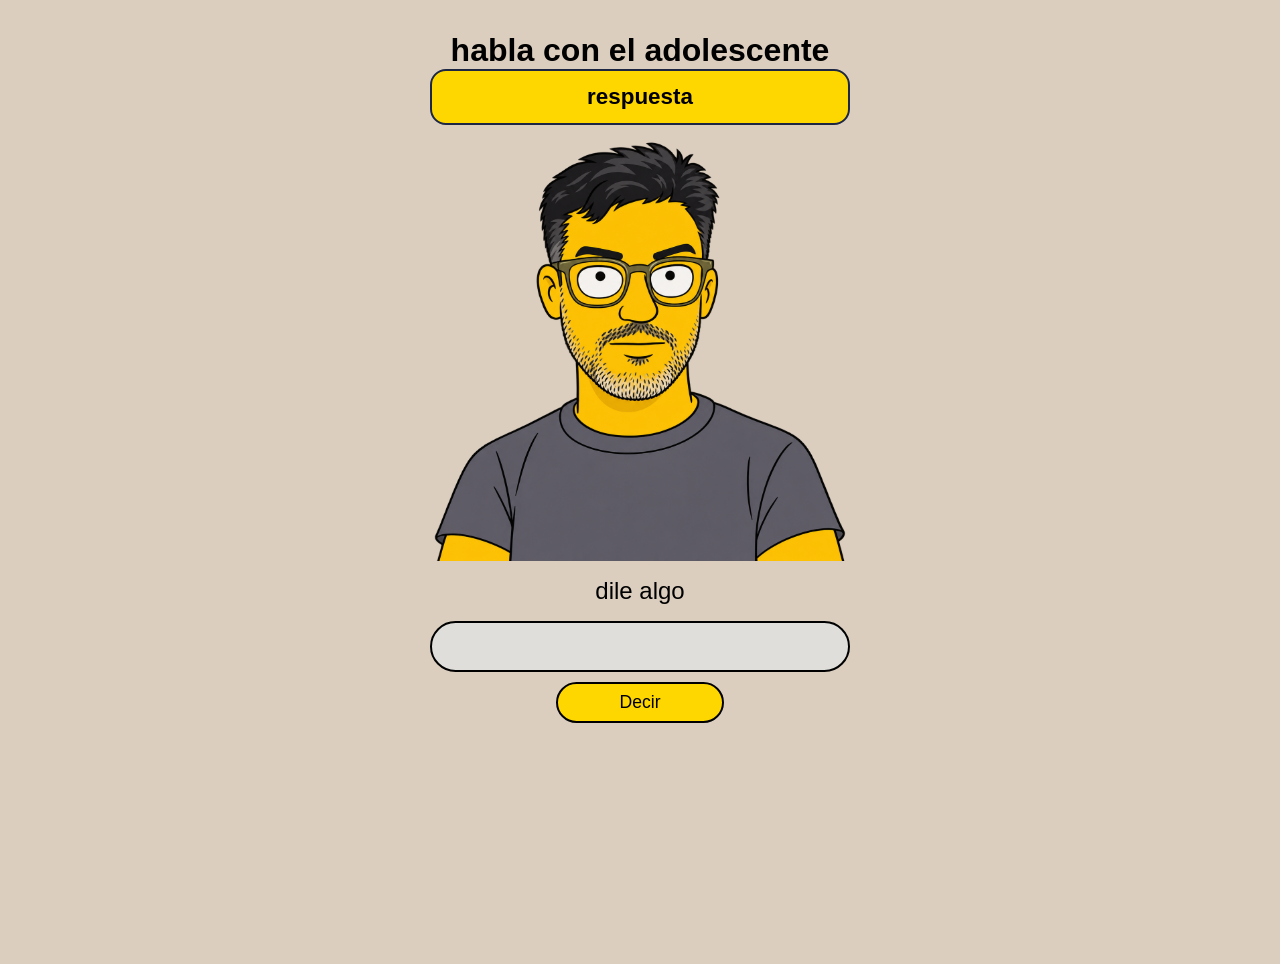
<file: index.html>
<!DOCTYPE html>
<html lang="es">
<head>
    <meta charset="UTF-8">
    <meta name="viewport" content="width=device-width, initial-scale=1.0">
    <title>adolescente</title>
    <link rel="stylesheet" href="css/estilos.css">
</head>
<body>

    <h1>habla con el adolescente</h1>

    <p id="respuesta" aria-live="polite">respuesta</p>
    <img id="imagen" src="img/yo.png" alt="un adolescente con cara de aburrimiento y unos cascos">

    <label for="frase">dile algo</label>
    <input type="text" id="frase" autocomplete="off">
    <button id="decir">Decir</button>

    <script src="js/adolescente.js"></script>
    
</body>
</html>
</file>
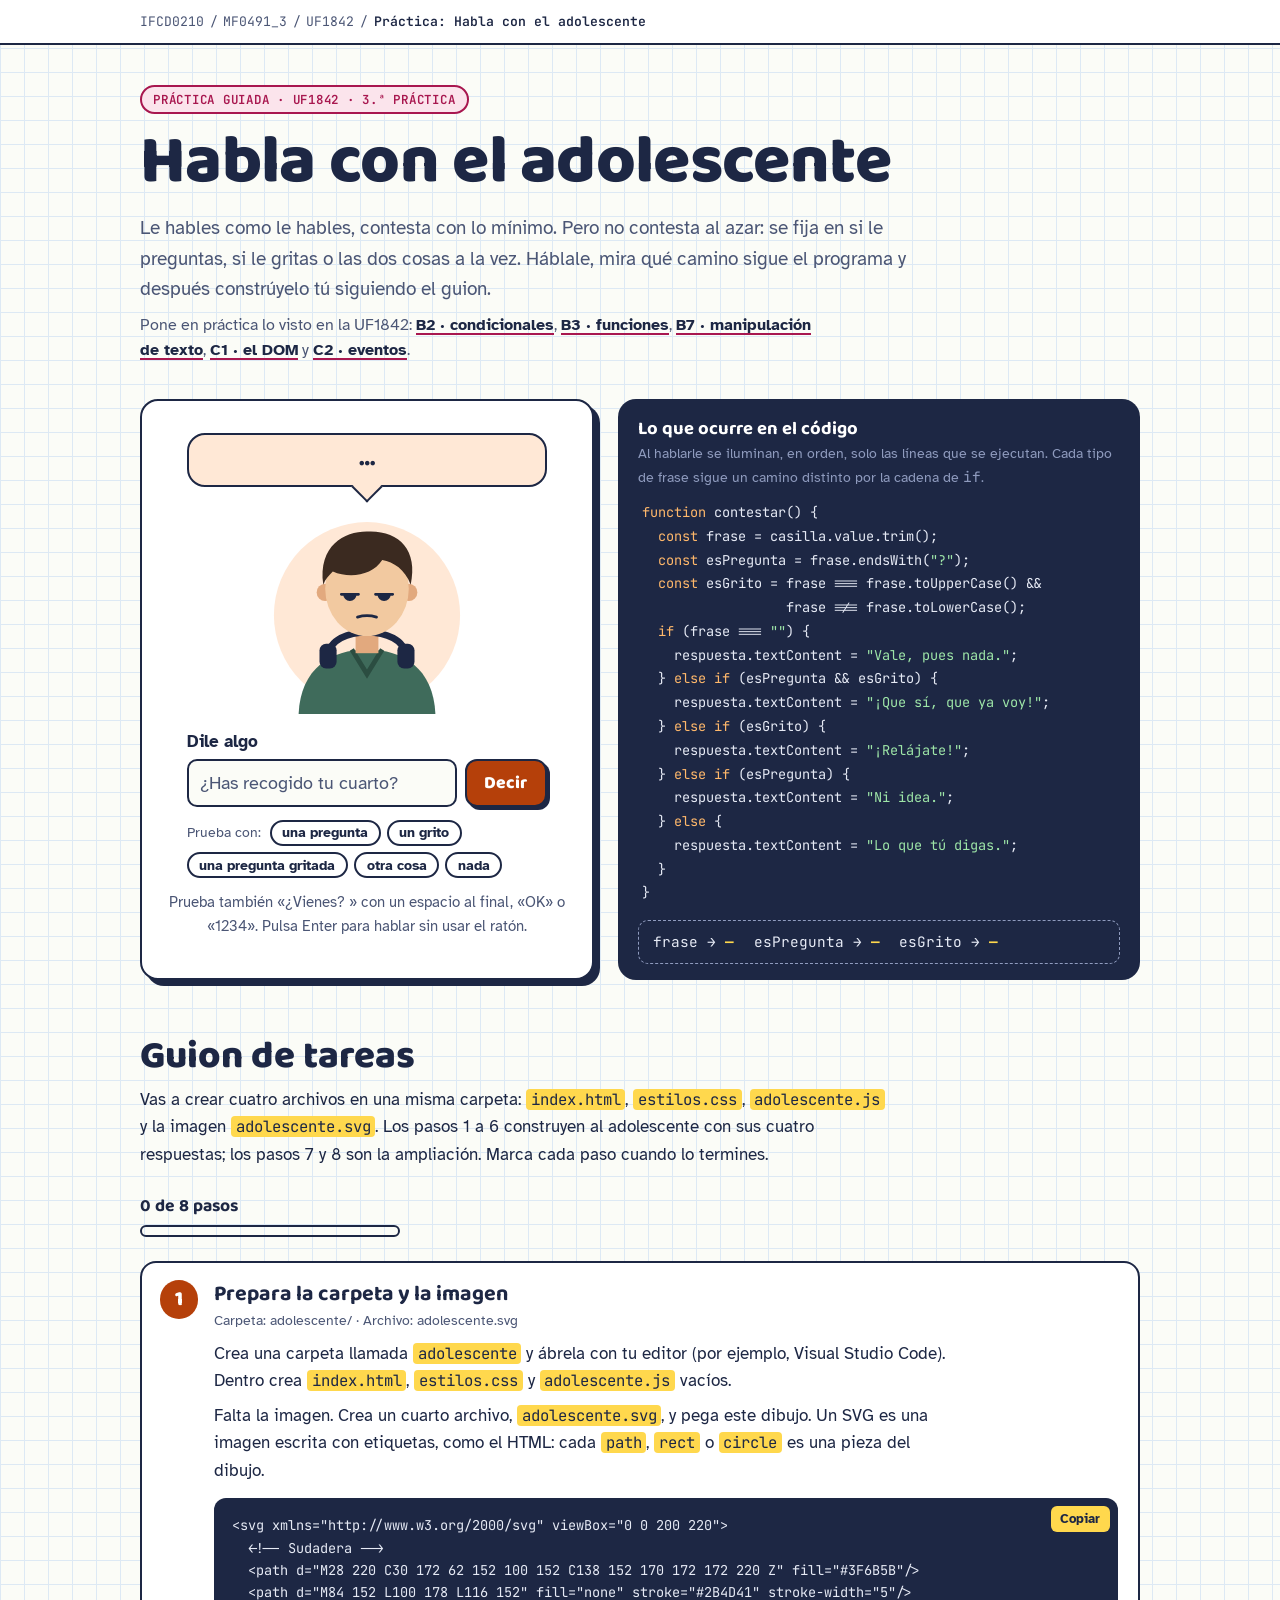
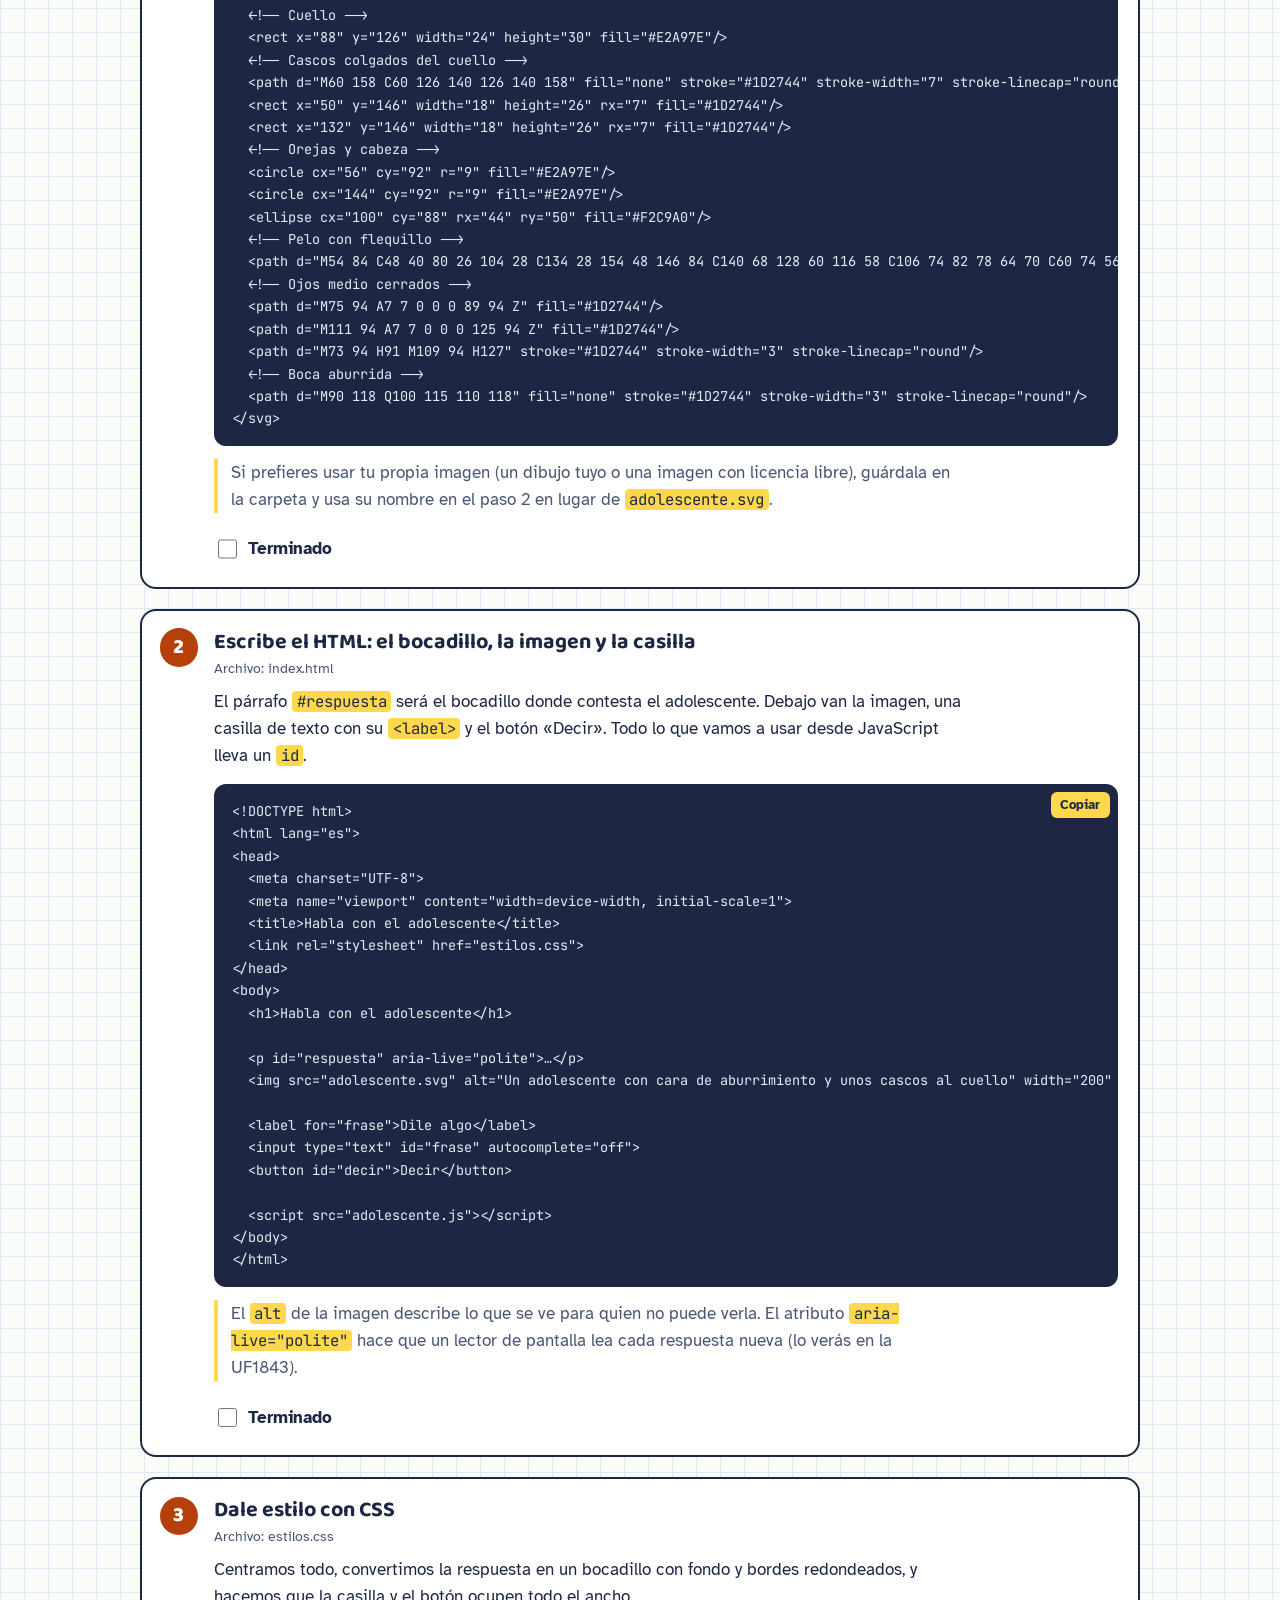
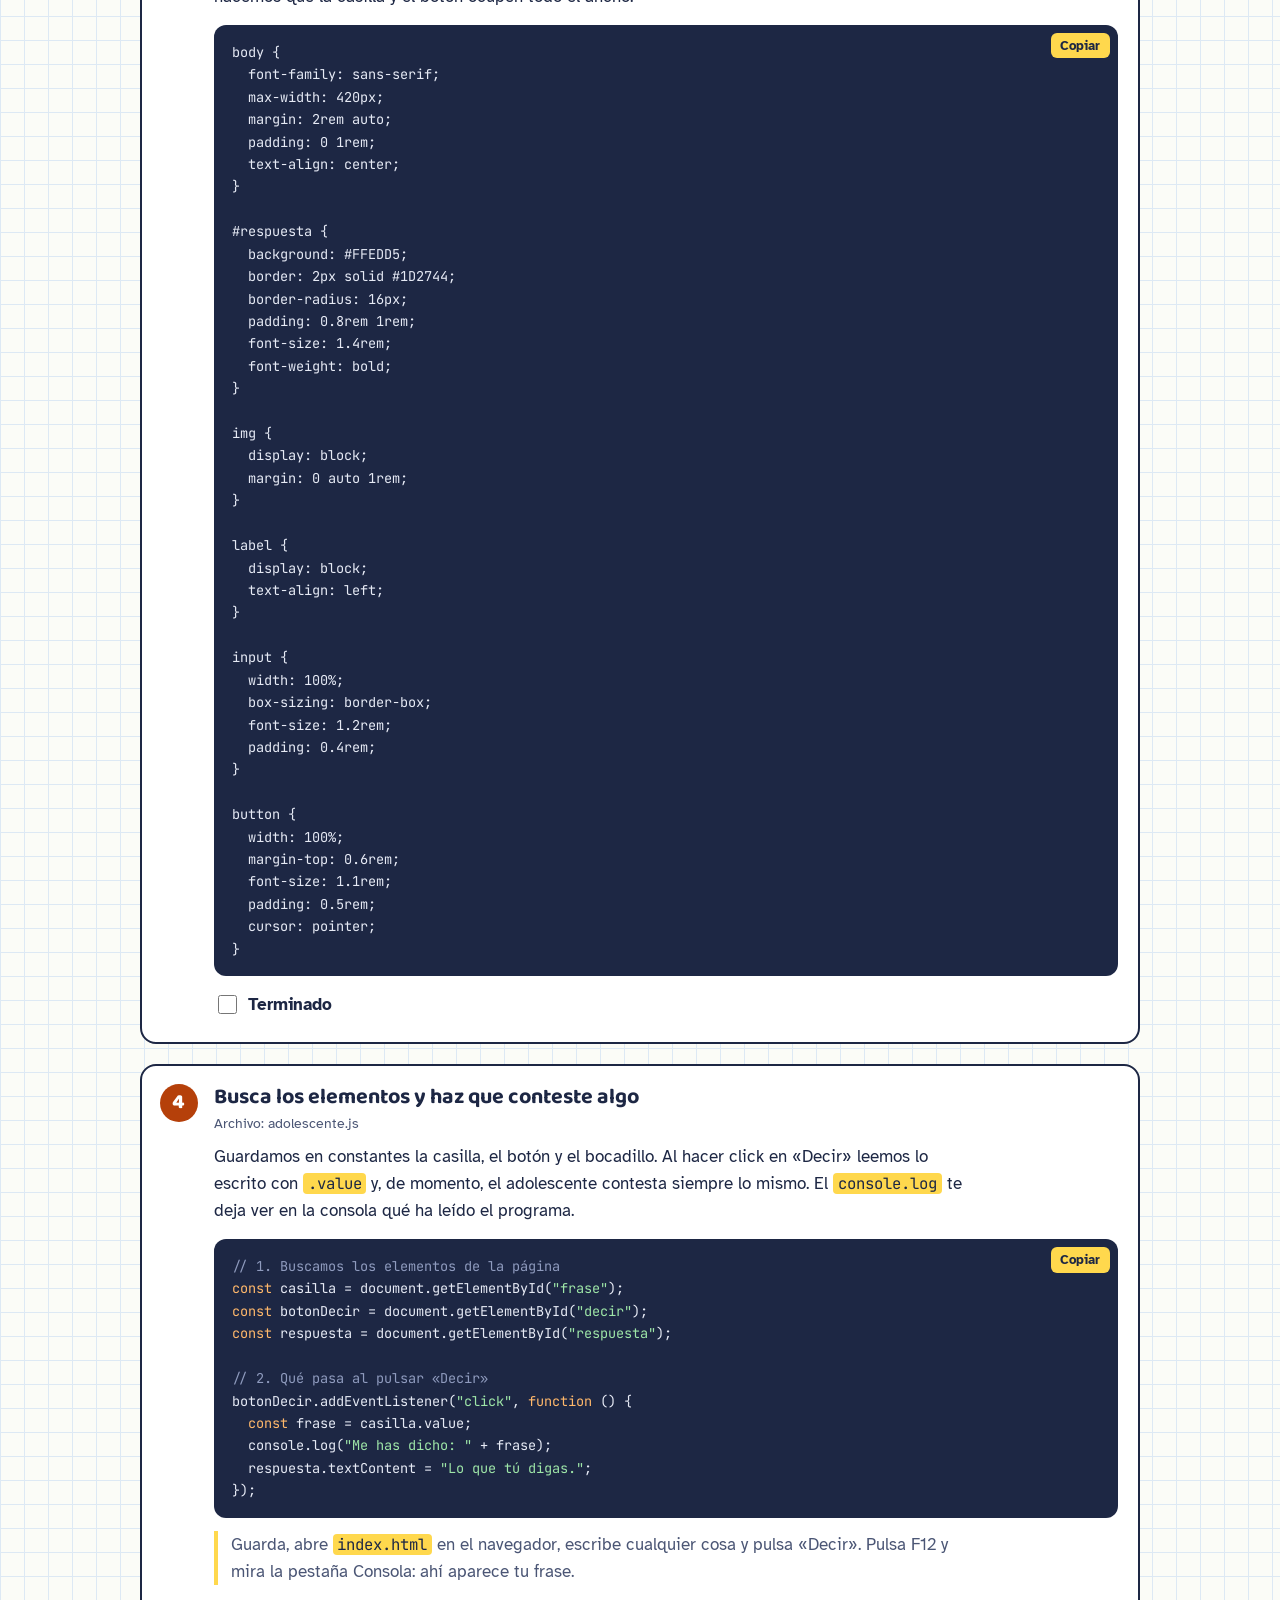
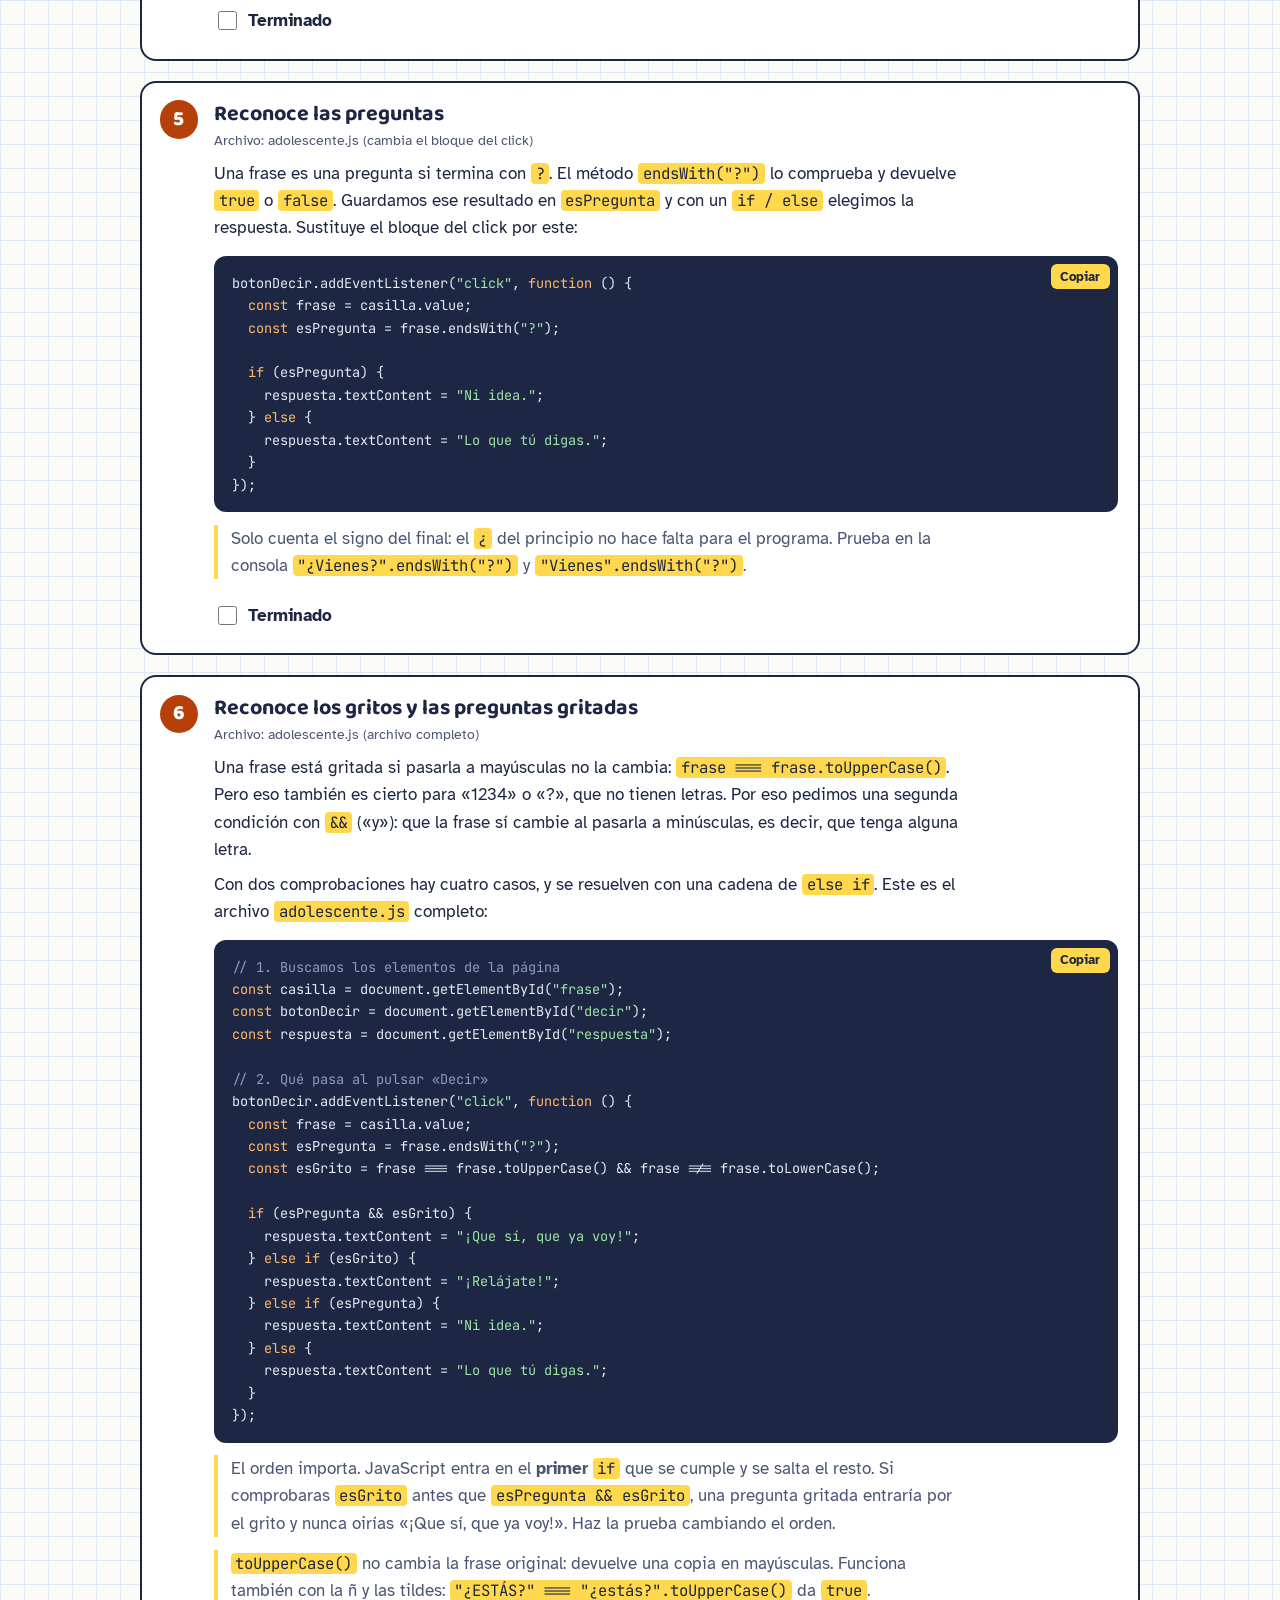
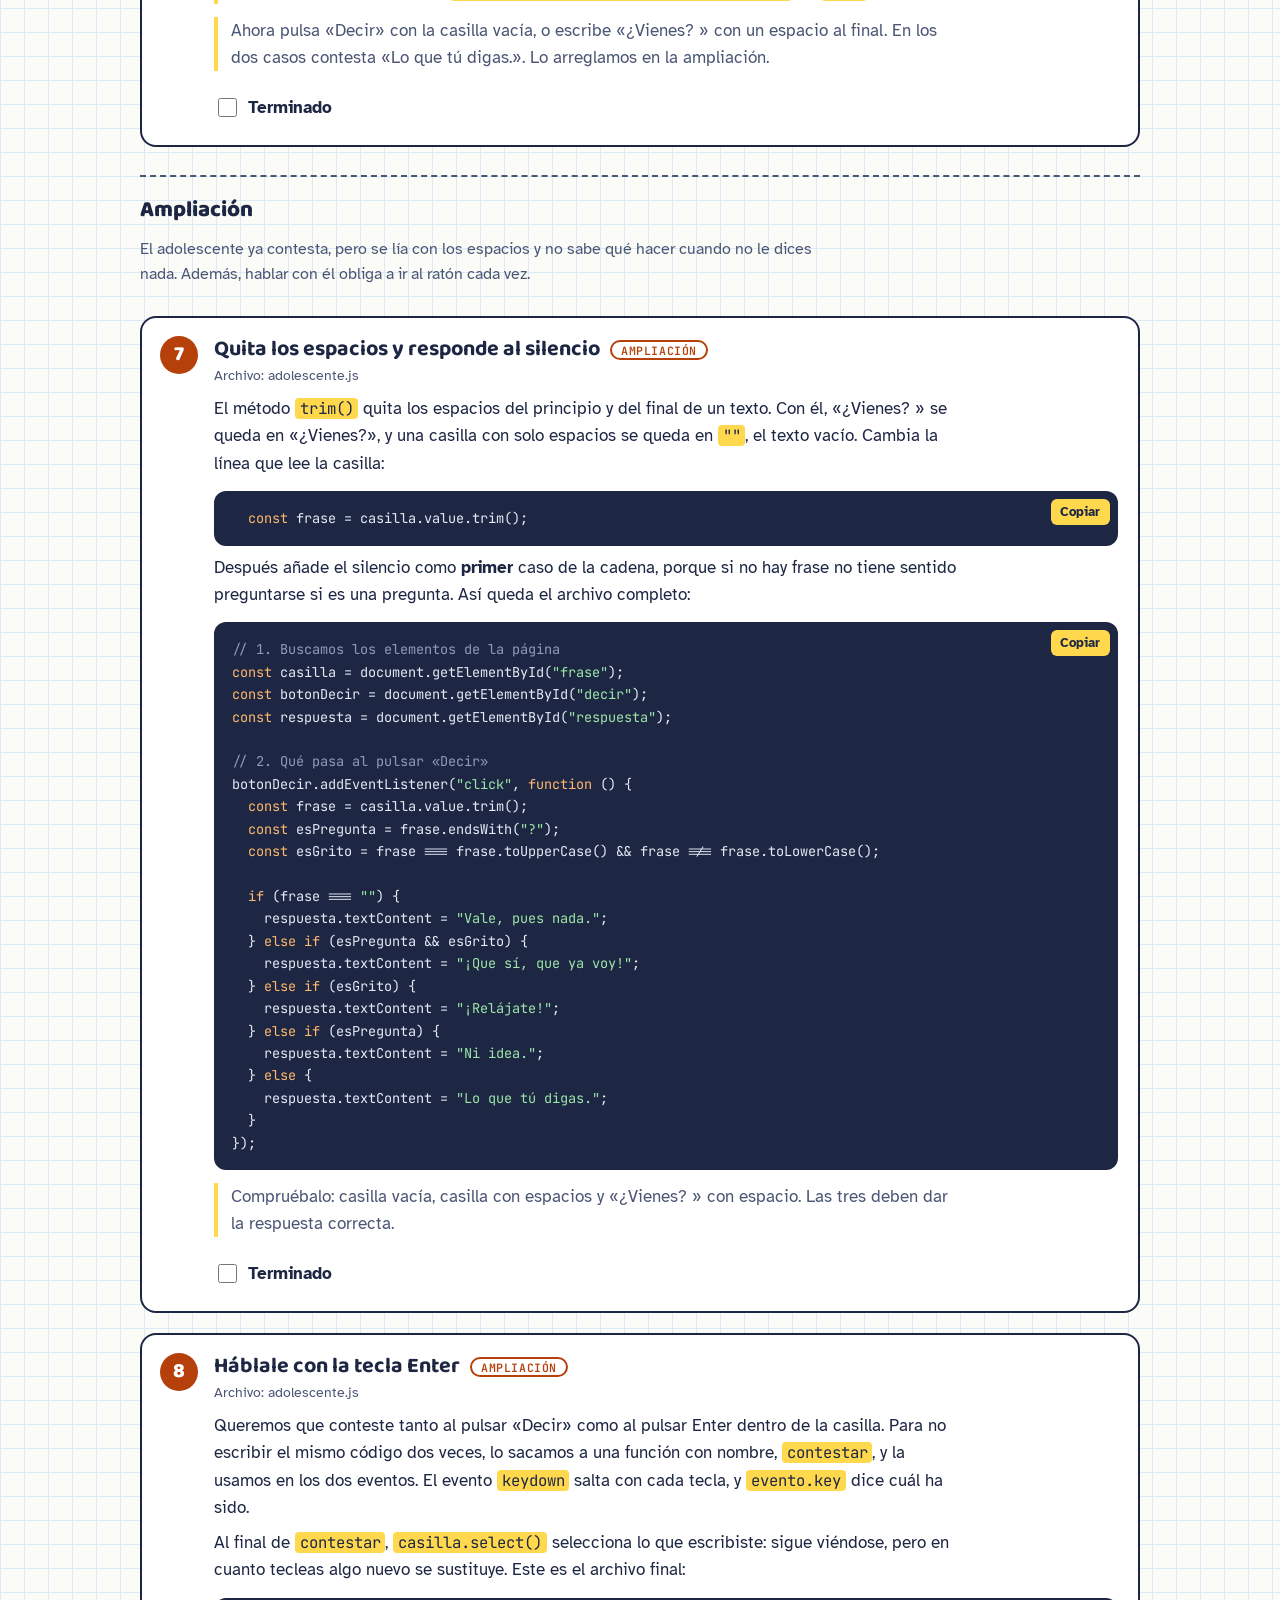
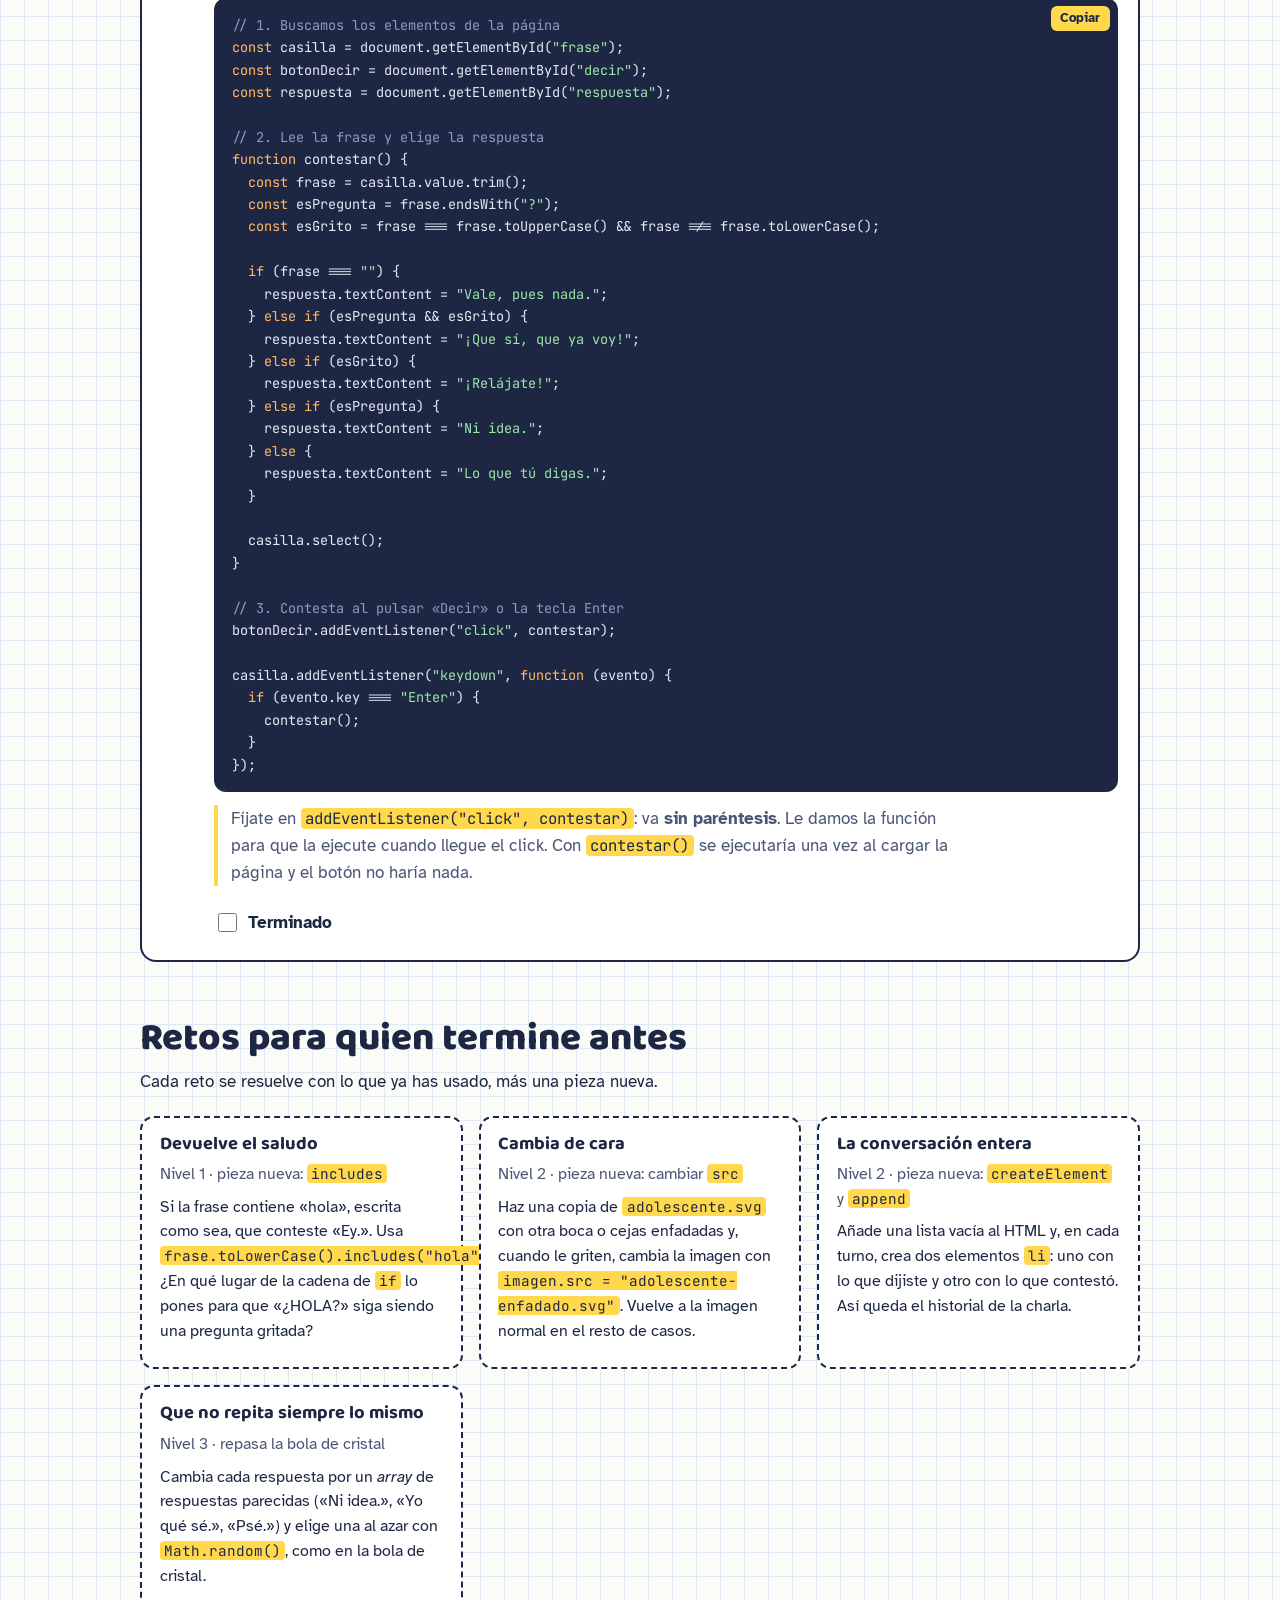
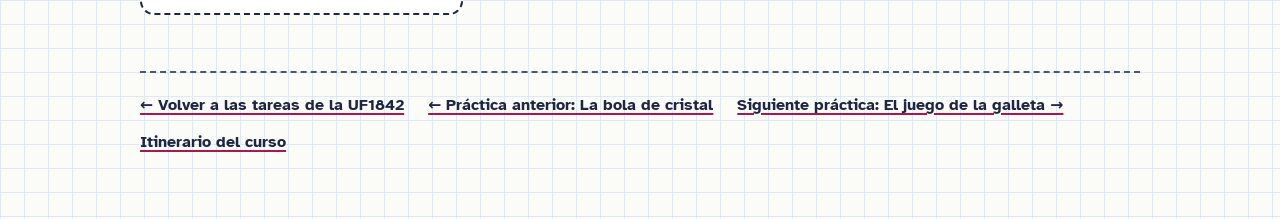
<file: uf1842-adolescente.html>
<!DOCTYPE html>
<html lang="es">
<head>
<meta charset="UTF-8">
<meta name="viewport" content="width=device-width, initial-scale=1, viewport-fit=cover">
<title>Habla con el adolescente — Práctica guiada UF1842 · IFCD0210</title>
<meta name="description" content="Práctica guiada de la UF1842: construye paso a paso un adolescente que contesta con monosílabos. Lee lo que escribe el usuario, detecta con endsWith y toUpperCase si es una pregunta, un grito o una pregunta gritada, y elige la respuesta con if / else if. Incluye demo con el código en vivo, guion de 8 pasos y retos.">
<link rel="preconnect" href="https://fonts.googleapis.com">
<link rel="preconnect" href="https://fonts.gstatic.com" crossorigin>
<link href="https://fonts.googleapis.com/css2?family=Baloo+2:wght@500;700;800&amp;family=Atkinson+Hyperlegible:wght@400;700&amp;family=JetBrains+Mono:wght@400;600&amp;display=swap" rel="stylesheet">
<style>
  :root {
    --papel: #FBFCF7;
    --cuadricula: #DDE9F4;
    --tinta: #1D2744;
    --tinta-suave: #4B5675;
    --rollo: #B5400A;
    --rollo-suave: #FFE8D6;
    --rotulador: #FFD84D;
    --codigo-fondo: #1D2744;
    --codigo-texto: #E6EAF5;
    --codigo-comentario: #8F9BBE;
    --codigo-clave: #FFB86B;
    --codigo-cadena: #9EE6A8;
    --borde: #1D2744;
    --tarjeta: #FFFFFF;
    --ok: #2F8F4E;
    box-sizing: border-box;
    padding-top: env(safe-area-inset-top, 0px);
    padding-bottom: env(safe-area-inset-bottom, 0px);
  }
  @media (prefers-color-scheme: dark) {
    :root:not([data-theme="light"]) {
      --papel: #131A2B;
      --cuadricula: #1E2842;
      --tinta: #E8ECF7;
      --tinta-suave: #A9B3CF;
      --codigo-fondo: #0B1020;
      --borde: #E8ECF7;
      --tarjeta: #1A2338;
      --ok: #5FD483;
      --rollo: #FFB27A;
      --rollo-suave: #3D2414;
    }
  }
  :root[data-theme="dark"] {
    --papel: #131A2B;
    --cuadricula: #1E2842;
    --tinta: #E8ECF7;
    --tinta-suave: #A9B3CF;
    --codigo-fondo: #0B1020;
    --borde: #E8ECF7;
    --tarjeta: #1A2338;
    --ok: #5FD483;
    --rollo: #FFB27A;
    --rollo-suave: #3D2414;
  }
  *, *::before, *::after { box-sizing: inherit; }
  html { scroll-padding-top: env(safe-area-inset-top, 0px); }
  body {
    margin: 0;
    background-color: var(--papel);
    background-image:
      linear-gradient(var(--cuadricula) 1px, transparent 1px),
      linear-gradient(90deg, var(--cuadricula) 1px, transparent 1px);
    background-size: 24px 24px;
    color: var(--tinta);
    font-family: "Atkinson Hyperlegible", "Segoe UI", system-ui, sans-serif;
    font-size: 1.0625rem;
    line-height: 1.6;
  }
  main { max-width: 1040px; margin: 0 auto; padding: 2rem 1.25rem 4rem; }
  h1, h2, h3 { font-family: "Baloo 2", "Trebuchet MS", sans-serif; line-height: 1.1; margin: 0; }
  h1 { font-size: clamp(2.4rem, 7vw, 4.25rem); font-weight: 800; letter-spacing: -0.01em; }
  h2 { font-size: clamp(1.7rem, 4vw, 2.4rem); font-weight: 800; margin-bottom: 0.5rem; }
  h3 { font-size: 1.35rem; font-weight: 700; }
  p { margin: 0.5rem 0; max-width: 68ch; }
  code { font-family: "JetBrains Mono", Consolas, monospace; font-size: 0.92em; background: var(--rotulador); color: #1D2744; padding: 0 0.3em; border-radius: 4px; }
  .mono { font-family: "JetBrains Mono", Consolas, monospace; }
  .intro { color: var(--tinta-suave); font-size: 1.2rem; margin-top: 0.75rem; }

  /* ---------- Juego ---------- */
  .juego {
    margin-top: 2.25rem;
    display: grid;
    grid-template-columns: minmax(0, 1fr) minmax(0, 1.15fr);
    gap: 1.5rem;
    align-items: stretch;
  }
  .mesa {
    background: var(--tarjeta);
    border: 2px solid var(--borde);
    border-radius: 18px;
    box-shadow: 6px 6px 0 var(--borde);
    padding: 1.5rem;
    display: flex; flex-direction: column; align-items: center; justify-content: center;
    text-align: center;
  }
  .pista { color: var(--tinta-suave); font-size: 0.95rem; margin-top: 0.75rem; }

  .pizarra {
    background: var(--codigo-fondo);
    color: var(--codigo-texto);
    border-radius: 18px;
    padding: 1.25rem 0 1rem;
    display: flex; flex-direction: column;
    min-width: 0;
  }
  .pizarra h3 { color: #fff; padding: 0 1.25rem; font-size: 1.15rem; }
  .pizarra .sub { color: var(--codigo-comentario); padding: 0 1.25rem; font-size: 0.9rem; margin: 0.15rem 0 0.75rem; }
  .vivo { overflow-x: auto; }
  .vivo pre { margin: 0; font-family: "JetBrains Mono", Consolas, monospace; font-size: 0.85rem; line-height: 1.75; }
  .linea { display: block; padding: 0 1.25rem; border-left: 4px solid transparent; transition: background 0.15s, border-color 0.15s; white-space: pre; }
  .linea.activa { background: rgba(255, 216, 77, 0.18); border-left-color: var(--rotulador); }
  .variable {
    margin: 0.9rem 1.25rem 0; padding: 0.6rem 0.9rem;
    border: 1px dashed var(--codigo-comentario); border-radius: 10px;
    font-family: "JetBrains Mono", monospace; font-size: 0.9rem;
  }
  .variable strong { color: var(--rotulador); overflow-wrap: anywhere; }
  .c { color: var(--codigo-comentario); }
  .k { color: var(--codigo-clave); }
  .s { color: var(--codigo-cadena); }

  /* ---------- Guion ---------- */
  section { margin-top: 3.5rem; }
  .cabecera-guion { display: flex; flex-wrap: wrap; align-items: end; justify-content: space-between; gap: 1rem; }
  .progreso { font-family: "Baloo 2", sans-serif; font-weight: 700; font-size: 1.1rem; }
  .barra { height: 12px; width: min(260px, 70vw); border: 2px solid var(--borde); border-radius: 99px; overflow: hidden; margin-top: 0.3rem; }
  .barra div { height: 100%; width: 0; background: var(--rollo); transition: width 0.3s; }

  ol.pasos { list-style: none; padding: 0; margin: 1.5rem 0 0; counter-reset: paso; display: grid; grid-template-columns: minmax(0, 1fr); gap: 1.25rem; }
  ol.pasos > li {
    counter-increment: paso;
    background: var(--tarjeta);
    border: 2px solid var(--borde);
    border-radius: 16px;
    padding: 1.25rem 1.25rem 1.25rem 4.5rem;
    position: relative;
  }
  ol.pasos > li::before {
    content: counter(paso);
    position: absolute; left: 1.1rem; top: 1.1rem;
    width: 2.4rem; height: 2.4rem; border-radius: 50%;
    background: var(--rollo); color: var(--tarjeta);
    font-family: "Baloo 2", sans-serif; font-weight: 800; font-size: 1.3rem;
    display: grid; place-items: center;
  }
  ol.pasos > li.hecho::before { content: "✓"; background: var(--ok); }
  ol.pasos > li.hecho { border-style: dashed; }
  .archivo { font-size: 0.9rem; color: var(--tinta-suave); margin-top: 0.15rem; }
  .bloque { position: relative; margin-top: 0.9rem; }
  .bloque pre {
    margin: 0; background: var(--codigo-fondo); color: var(--codigo-texto);
    border-radius: 12px; padding: 1rem 1.1rem; overflow-x: auto;
    font-family: "JetBrains Mono", Consolas, monospace; font-size: 0.85rem; line-height: 1.65;
  }
  .copiar {
    position: absolute; top: 0.5rem; right: 0.5rem;
    font: 600 0.8rem "Atkinson Hyperlegible", sans-serif;
    background: var(--rotulador); color: #1D2744; border: none; border-radius: 6px;
    padding: 0.3rem 0.6rem; cursor: pointer;
  }
  .copiar:focus-visible, .check input:focus-visible + span { outline: 3px solid var(--rollo); outline-offset: 2px; }
  .check { display: inline-flex; align-items: center; gap: 0.5rem; margin-top: 0.9rem; cursor: pointer; font-weight: 700; }
  .check input { width: 1.2rem; height: 1.2rem; accent-color: var(--ok); }
  .ojo { border-left: 4px solid var(--rotulador); padding-left: 0.8rem; margin-top: 0.8rem; color: var(--tinta-suave); }

  .retos { display: grid; grid-template-columns: repeat(auto-fit, minmax(240px, 1fr)); gap: 1rem; margin-top: 1.25rem; }
  .reto { border: 2px dashed var(--borde); border-radius: 14px; padding: 1rem 1.1rem; background: var(--tarjeta); }
  .reto h3 { font-size: 1.15rem; }
  .reto p { font-size: 0.97rem; }
  .nivel { font-size: 0.85rem; color: var(--tinta-suave); }

  @media (max-width: 760px) {
    .juego { grid-template-columns: minmax(0, 1fr); }
    ol.pasos > li { padding: 4rem 1rem 1.1rem; }
    ol.pasos > li::before { left: 1rem; top: 1rem; }
  }

  /* ---------- Integración con el sitio IFCD0210 ---------- */
  :root { --fucsia: #A8174F; --fucsia-suave: #FBE4EC; }
  @media (prefers-color-scheme: dark) { :root:not([data-theme="light"]) { --fucsia: #FF9CC0; --fucsia-suave: #3A1626; } }
  :root[data-theme="dark"] { --fucsia: #FF9CC0; --fucsia-suave: #3A1626; }
  .ruta {
    background: var(--tarjeta);
    border-bottom: 2px solid var(--borde);
    font-family: "JetBrains Mono", Consolas, monospace;
    font-size: 0.82rem;
  }
  .ruta ol {
    max-width: 1040px; margin: 0 auto; padding: 0.7rem 1.25rem;
    list-style: none; display: flex; flex-wrap: wrap; align-items: center; gap: 0.35rem;
  }
  .ruta li + li::before { content: "/"; margin-right: 0.35rem; color: var(--tinta-suave); }
  .ruta a { color: var(--tinta-suave); text-decoration: none; }
  .ruta a:hover { color: var(--tinta); text-decoration: underline; }
  .ruta [aria-current="page"] { color: var(--tinta); font-weight: 600; }
  .etiqueta-practica {
    display: inline-block; margin-bottom: 0.75rem;
    font-family: "JetBrains Mono", Consolas, monospace; font-size: 0.78rem; font-weight: 600;
    letter-spacing: 0.06em; text-transform: uppercase;
    color: var(--fucsia); background: var(--fucsia-suave);
    border: 2px solid var(--fucsia); border-radius: 99px; padding: 0.15rem 0.7rem;
  }
  .repasa { color: var(--tinta-suave); font-size: 0.98rem; }
  .repasa a, .pie a { color: var(--tinta); font-weight: 700; text-decoration-color: var(--fucsia); text-decoration-thickness: 2px; text-underline-offset: 3px; }
  .repasa a:hover, .pie a:hover { color: var(--fucsia); }
  .pie {
    margin-top: 3.5rem; padding-top: 1.25rem; border-top: 2px dashed var(--tinta-suave);
    display: flex; flex-wrap: wrap; gap: 0.75rem 1.5rem; font-size: 0.98rem;
  }
  .ruta a:focus-visible, .repasa a:focus-visible, .pie a:focus-visible { outline: 3px solid var(--fucsia); outline-offset: 3px; border-radius: 3px; }

  /* ---------- Adolescente de la demo ---------- */
  .charla { width: 100%; max-width: 360px; margin: 0 auto; display: flex; flex-direction: column; align-items: center; }
  .bocadillo {
    position: relative; align-self: stretch; margin: 0 0 1.1rem; max-width: none;
    min-height: 3.4rem; padding: 0.7rem 1rem;
    display: grid; place-items: center;
    background: var(--rollo-suave); color: var(--tinta);
    border: 2px solid var(--borde); border-radius: 18px;
    font: 800 1.45rem "Baloo 2", "Trebuchet MS", sans-serif; line-height: 1.15;
  }
  .bocadillo::after {
    content: ""; position: absolute; left: 50%; bottom: -13px;
    width: 22px; height: 22px; transform: translateX(-50%) rotate(45deg);
    background: var(--rollo-suave);
    border-right: 2px solid var(--borde); border-bottom: 2px solid var(--borde);
  }
  .bocadillo.nueva { animation: pop 0.25s ease-out; }
  @keyframes pop { from { transform: scale(0.92); } to { transform: scale(1); } }
  .ado { width: min(190px, 52vw); height: auto; display: block; }
  .ado .fondo-ado { fill: #FFE8D6; }
  .ado .cara { display: none; }
  .ado[data-cara="aburrido"] .c-aburrido,
  .ado[data-cara="nada"] .c-nada,
  .ado[data-cara="duda"] .c-duda,
  .ado[data-cara="enfado"] .c-enfado,
  .ado[data-cara="grito"] .c-grito { display: inline; }
  .etiqueta-frase { align-self: stretch; text-align: left; font-weight: 700; margin-top: 0.9rem; }
  .fila-frase { align-self: stretch; display: flex; gap: 0.5rem; margin-top: 0.25rem; }
  .fila-frase input {
    flex: 1; min-width: 0; font: 1.1rem "Atkinson Hyperlegible", sans-serif;
    padding: 0.5rem 0.7rem; border: 2px solid var(--borde); border-radius: 10px;
    background: var(--papel); color: var(--tinta);
  }
  .fila-frase input::placeholder { color: var(--tinta-suave); }
  .fila-frase input:focus-visible { outline: 3px solid var(--rollo); outline-offset: 2px; }
  .boton-decir {
    min-height: 48px; padding: 0.4rem 1.1rem; cursor: pointer;
    font: 800 1.1rem "Baloo 2", "Trebuchet MS", sans-serif;
    background: var(--rollo); color: var(--tarjeta);
    border: 2px solid var(--borde); border-radius: 12px; box-shadow: 3px 3px 0 var(--borde);
    transition: transform 0.08s, box-shadow 0.08s;
  }
  .boton-decir:active { transform: translate(2px, 2px); box-shadow: 1px 1px 0 var(--borde); }
  .boton-decir:focus-visible, .ejemplo:focus-visible { outline: 3px solid var(--rollo); outline-offset: 3px; }
  .ejemplos { align-self: stretch; display: flex; flex-wrap: wrap; align-items: center; gap: 0.4rem; margin-top: 0.8rem; text-align: left; }
  .ejemplos-titulo { font-size: 0.9rem; color: var(--tinta-suave); margin-right: 0.15rem; }
  .ejemplo {
    font: 600 0.85rem "Atkinson Hyperlegible", sans-serif; cursor: pointer;
    background: transparent; color: var(--tinta);
    border: 2px solid var(--borde); border-radius: 99px; padding: 0.15rem 0.65rem;
  }
  .ejemplo:hover { background: var(--rollo-suave); }
  .variables { display: flex; flex-wrap: wrap; gap: 0.4rem 1.2rem; }
  .ampliacion {
    display: inline-block; vertical-align: middle; margin-left: 0.4rem;
    font: 600 0.72rem "JetBrains Mono", Consolas, monospace; letter-spacing: 0.05em; text-transform: uppercase;
    color: var(--rollo); border: 2px solid var(--rollo); border-radius: 99px; padding: 0.05rem 0.55rem;
  }
  ol.pasos > li.separador-ampliacion {
    counter-increment: none; background: none; border: none; border-radius: 0;
    padding: 1rem 0 0; border-top: 2px dashed var(--tinta-suave);
  }
  ol.pasos > li.separador-ampliacion::before { content: none; }
  .separador-ampliacion {
    list-style: none; margin-top: 0.5rem;
    font-family: "Baloo 2", sans-serif; font-weight: 800; font-size: 1.4rem;
  }
  .separador-ampliacion p { font-family: "Atkinson Hyperlegible", sans-serif; font-weight: 400; font-size: 1rem; color: var(--tinta-suave); }

  @media (prefers-reduced-motion: reduce) {
    .linea, .barra div, .boton-decir { transition: none; }
    .bocadillo.nueva { animation: none; }
  }
</style>
</head>
<body>
<nav class="ruta" aria-label="Ruta de navegación">
  <ol>
    <li><a href="index.html">IFCD0210</a></li>
    <li><a href="index.html#roadmap">MF0491_3</a></li>
    <li><a href="uf1842.html">UF1842</a></li>
    <li><span aria-current="page">Práctica: Habla con el adolescente</span></li>
  </ol>
</nav>
<main>
  <header>
    <p class="etiqueta-practica">Práctica guiada · UF1842 · 3.ª práctica</p>
    <h1>Habla con el adolescente</h1>
    <p class="intro">Le hables como le hables, contesta con lo mínimo. Pero no contesta al azar: se fija en si le preguntas, si le gritas o las dos cosas a la vez. Háblale, mira qué camino sigue el programa y después constrúyelo tú siguiendo el guion.</p>
    <p class="repasa">Pone en práctica lo visto en la UF1842: <a href="uf1842.html#bloque-b2">B2 · condicionales</a>, <a href="uf1842.html#bloque-b3">B3 · funciones</a>, <a href="uf1842.html#bloque-b7">B7 · manipulación de texto</a>, <a href="uf1842.html#bloque-c1">C1 · el DOM</a> y <a href="uf1842.html#bloque-c2">C2 · eventos</a>.</p>
  </header>

  <!-- ===== Demo del adolescente ===== -->
  <div class="juego">
    <div class="mesa">
      <div class="charla">
        <p class="bocadillo" id="respuesta" aria-live="polite">…</p>
        <svg class="ado" id="ado" data-cara="aburrido" viewBox="0 0 200 220" role="img" aria-label="Un adolescente con cara de aburrimiento y unos cascos al cuello">
  <circle class="fondo-ado" cx="100" cy="116" r="98"/>
  <path d="M28 220 C30 172 62 152 100 152 C138 152 170 172 172 220 Z" fill="#3F6B5B"/>
  <path d="M84 152 L100 178 L116 152" fill="none" stroke="#2B4D41" stroke-width="5"/>
  <rect x="88" y="126" width="24" height="30" fill="#E2A97E"/>
  <path d="M60 158 C60 126 140 126 140 158" fill="none" stroke="#1D2744" stroke-width="7" stroke-linecap="round"/>
  <rect x="50" y="146" width="18" height="26" rx="7" fill="#1D2744"/>
  <rect x="132" y="146" width="18" height="26" rx="7" fill="#1D2744"/>
  <circle cx="56" cy="92" r="9" fill="#E2A97E"/>
  <circle cx="144" cy="92" r="9" fill="#E2A97E"/>
  <ellipse cx="100" cy="88" rx="44" ry="50" fill="#F2C9A0"/>
  <path d="M54 84 C48 40 80 26 104 28 C134 28 154 48 146 84 C140 68 128 60 116 58 C106 74 82 78 64 70 C60 74 56 78 54 84 Z" fill="#3B2A20"/>
  <path d="M75 94 A7 7 0 0 0 89 94 Z" fill="#1D2744"/>
  <path d="M111 94 A7 7 0 0 0 125 94 Z" fill="#1D2744"/>
  <path d="M73 94 H91 M109 94 H127" stroke="#1D2744" stroke-width="3" stroke-linecap="round"/>
  <g fill="none" stroke="#1D2744" stroke-width="3" stroke-linecap="round">
    <path class="cara c-aburrido c-nada" d="M90 118 Q100 115 110 118"/>
    <path class="cara c-duda" d="M89 119 Q99 119 111 113"/>
    <path class="cara c-duda" d="M109 80 Q118 74 127 80"/>
    <path class="cara c-enfado c-grito" d="M73 80 L90 86 M127 80 L110 86"/>
  </g>
  <ellipse class="cara c-enfado" cx="100" cy="119" rx="7" ry="5" fill="#7A2E1F"/>
  <ellipse class="cara c-grito" cx="100" cy="120" rx="11" ry="9" fill="#7A2E1F"/>
  <text class="cara c-nada" x="150" y="52" font-family="Baloo 2, sans-serif" font-weight="800" font-size="22" fill="#1D2744">z</text>
  <text class="cara c-nada" x="162" y="36" font-family="Baloo 2, sans-serif" font-weight="800" font-size="16" fill="#1D2744">z</text>
</svg>
        <label class="etiqueta-frase" for="frase">Dile algo</label>
        <div class="fila-frase">
          <input type="text" id="frase" autocomplete="off" placeholder="¿Has recogido tu cuarto?">
          <button type="button" class="boton-decir" id="decir">Decir</button>
        </div>
        <div class="ejemplos" role="group" aria-label="Frases de ejemplo">
          <span class="ejemplos-titulo">Prueba con:</span>
          <button type="button" class="ejemplo" data-frase="¿Has hecho los deberes?">una pregunta</button>
          <button type="button" class="ejemplo" data-frase="BAJA EL VOLUMEN">un grito</button>
          <button type="button" class="ejemplo" data-frase="¿ME ESTÁS ESCUCHANDO?">una pregunta gritada</button>
          <button type="button" class="ejemplo" data-frase="Hoy cenamos lentejas.">otra cosa</button>
          <button type="button" class="ejemplo" data-frase="   ">nada</button>
        </div>
      </div>
      <p class="pista">Prueba también «¿Vienes? » con un espacio al final, «OK» o «1234». Pulsa Enter para hablar sin usar el ratón.</p>
    </div>

    <div class="pizarra" aria-label="Código que se ejecuta al hablarle">
      <h3>Lo que ocurre en el código</h3>
      <p class="sub">Al hablarle se iluminan, en orden, solo las líneas que se ejecutan. Cada tipo de frase sigue un camino distinto por la cadena de <span class="mono">if</span>.</p>
      <div class="vivo">
<pre><span class="linea" data-l="0"><span class="k">function</span> contestar() {</span><span class="linea" data-l="1">  <span class="k">const</span> frase = casilla.value.trim();</span><span class="linea" data-l="2">  <span class="k">const</span> esPregunta = frase.endsWith(<span class="s">"?"</span>);</span><span class="linea" data-l="3">  <span class="k">const</span> esGrito = frase === frase.toUpperCase() &amp;&amp;</span><span class="linea" data-l="3">                  frase !== frase.toLowerCase();</span><span class="linea" data-l="4">  <span class="k">if</span> (frase === <span class="s">""</span>) {</span><span class="linea" data-l="5">    respuesta.textContent = <span class="s">"Vale, pues nada."</span>;</span><span class="linea" data-l="6">  } <span class="k">else</span> <span class="k">if</span> (esPregunta &amp;&amp; esGrito) {</span><span class="linea" data-l="7">    respuesta.textContent = <span class="s">"¡Que sí, que ya voy!"</span>;</span><span class="linea" data-l="8">  } <span class="k">else</span> <span class="k">if</span> (esGrito) {</span><span class="linea" data-l="9">    respuesta.textContent = <span class="s">"¡Relájate!"</span>;</span><span class="linea" data-l="10">  } <span class="k">else</span> <span class="k">if</span> (esPregunta) {</span><span class="linea" data-l="11">    respuesta.textContent = <span class="s">"Ni idea."</span>;</span><span class="linea" data-l="12">  } <span class="k">else</span> {</span><span class="linea" data-l="13">    respuesta.textContent = <span class="s">"Lo que tú digas."</span>;</span><span class="linea">  }</span><span class="linea">}</span></pre>
      </div>
      <div class="variable variables">
        <span>frase → <strong id="vFrase">—</strong></span>
        <span>esPregunta → <strong id="vPregunta">—</strong></span>
        <span>esGrito → <strong id="vGrito">—</strong></span>
      </div>
    </div>
  </div>

  <!-- ===== Guion de tareas ===== -->
  <section aria-labelledby="t-guion">
    <div class="cabecera-guion">
      <div>
        <h2 id="t-guion">Guion de tareas</h2>
        <p>Vas a crear cuatro archivos en una misma carpeta: <code>index.html</code>, <code>estilos.css</code>, <code>adolescente.js</code> y la imagen <code>adolescente.svg</code>. Los pasos 1 a 6 construyen al adolescente con sus cuatro respuestas; los pasos 7 y 8 son la ampliación. Marca cada paso cuando lo termines.</p>
      </div>
      <div class="progreso">
        <span id="textoProgreso">0 de 8 pasos</span>
        <div class="barra" aria-hidden="true"><div id="relleno"></div></div>
      </div>
    </div>

    <ol class="pasos" id="pasos">
      <li data-paso="1">
        <h3>Prepara la carpeta y la imagen</h3>
        <p class="archivo">Carpeta: adolescente/ · Archivo: adolescente.svg</p>
        <p>Crea una carpeta llamada <code>adolescente</code> y ábrela con tu editor (por ejemplo, Visual Studio Code). Dentro crea <code>index.html</code>, <code>estilos.css</code> y <code>adolescente.js</code> vacíos.</p>
        <p>Falta la imagen. Crea un cuarto archivo, <code>adolescente.svg</code>, y pega este dibujo. Un SVG es una imagen escrita con etiquetas, como el HTML: cada <code>path</code>, <code>rect</code> o <code>circle</code> es una pieza del dibujo.</p>
        <div class="bloque"><button class="copiar">Copiar</button><pre>&lt;svg xmlns="http://www.w3.org/2000/svg" viewBox="0 0 200 220"&gt;
  &lt;!-- Sudadera --&gt;
  &lt;path d="M28 220 C30 172 62 152 100 152 C138 152 170 172 172 220 Z" fill="#3F6B5B"/&gt;
  &lt;path d="M84 152 L100 178 L116 152" fill="none" stroke="#2B4D41" stroke-width="5"/&gt;
  &lt;!-- Cuello --&gt;
  &lt;rect x="88" y="126" width="24" height="30" fill="#E2A97E"/&gt;
  &lt;!-- Cascos colgados del cuello --&gt;
  &lt;path d="M60 158 C60 126 140 126 140 158" fill="none" stroke="#1D2744" stroke-width="7" stroke-linecap="round"/&gt;
  &lt;rect x="50" y="146" width="18" height="26" rx="7" fill="#1D2744"/&gt;
  &lt;rect x="132" y="146" width="18" height="26" rx="7" fill="#1D2744"/&gt;
  &lt;!-- Orejas y cabeza --&gt;
  &lt;circle cx="56" cy="92" r="9" fill="#E2A97E"/&gt;
  &lt;circle cx="144" cy="92" r="9" fill="#E2A97E"/&gt;
  &lt;ellipse cx="100" cy="88" rx="44" ry="50" fill="#F2C9A0"/&gt;
  &lt;!-- Pelo con flequillo --&gt;
  &lt;path d="M54 84 C48 40 80 26 104 28 C134 28 154 48 146 84 C140 68 128 60 116 58 C106 74 82 78 64 70 C60 74 56 78 54 84 Z" fill="#3B2A20"/&gt;
  &lt;!-- Ojos medio cerrados --&gt;
  &lt;path d="M75 94 A7 7 0 0 0 89 94 Z" fill="#1D2744"/&gt;
  &lt;path d="M111 94 A7 7 0 0 0 125 94 Z" fill="#1D2744"/&gt;
  &lt;path d="M73 94 H91 M109 94 H127" stroke="#1D2744" stroke-width="3" stroke-linecap="round"/&gt;
  &lt;!-- Boca aburrida --&gt;
  &lt;path d="M90 118 Q100 115 110 118" fill="none" stroke="#1D2744" stroke-width="3" stroke-linecap="round"/&gt;
&lt;/svg&gt;</pre></div>
        <p class="ojo">Si prefieres usar tu propia imagen (un dibujo tuyo o una imagen con licencia libre), guárdala en la carpeta y usa su nombre en el paso 2 en lugar de <code>adolescente.svg</code>.</p>
        <label class="check"><input type="checkbox"><span>Terminado</span></label>
      </li>

      <li data-paso="2">
        <h3>Escribe el HTML: el bocadillo, la imagen y la casilla</h3>
        <p class="archivo">Archivo: index.html</p>
        <p>El párrafo <code>#respuesta</code> será el bocadillo donde contesta el adolescente. Debajo van la imagen, una casilla de texto con su <code>&lt;label&gt;</code> y el botón «Decir». Todo lo que vamos a usar desde JavaScript lleva un <code>id</code>.</p>
        <div class="bloque"><button class="copiar">Copiar</button><pre>&lt;!DOCTYPE html&gt;
&lt;html lang="es"&gt;
&lt;head&gt;
  &lt;meta charset="UTF-8"&gt;
  &lt;meta name="viewport" content="width=device-width, initial-scale=1"&gt;
  &lt;title&gt;Habla con el adolescente&lt;/title&gt;
  &lt;link rel="stylesheet" href="estilos.css"&gt;
&lt;/head&gt;
&lt;body&gt;
  &lt;h1&gt;Habla con el adolescente&lt;/h1&gt;

  &lt;p id="respuesta" aria-live="polite"&gt;…&lt;/p&gt;
  &lt;img src="adolescente.svg" alt="Un adolescente con cara de aburrimiento y unos cascos al cuello" width="200" height="220"&gt;

  &lt;label for="frase"&gt;Dile algo&lt;/label&gt;
  &lt;input type="text" id="frase" autocomplete="off"&gt;
  &lt;button id="decir"&gt;Decir&lt;/button&gt;

  &lt;script src="adolescente.js"&gt;&lt;/script&gt;
&lt;/body&gt;
&lt;/html&gt;</pre></div>
        <p class="ojo">El <code>alt</code> de la imagen describe lo que se ve para quien no puede verla. El atributo <code>aria-live="polite"</code> hace que un lector de pantalla lea cada respuesta nueva (lo verás en la UF1843).</p>
        <label class="check"><input type="checkbox"><span>Terminado</span></label>
      </li>

      <li data-paso="3">
        <h3>Dale estilo con CSS</h3>
        <p class="archivo">Archivo: estilos.css</p>
        <p>Centramos todo, convertimos la respuesta en un bocadillo con fondo y bordes redondeados, y hacemos que la casilla y el botón ocupen todo el ancho.</p>
        <div class="bloque"><button class="copiar">Copiar</button><pre>body {
  font-family: sans-serif;
  max-width: 420px;
  margin: 2rem auto;
  padding: 0 1rem;
  text-align: center;
}

#respuesta {
  background: #FFEDD5;
  border: 2px solid #1D2744;
  border-radius: 16px;
  padding: 0.8rem 1rem;
  font-size: 1.4rem;
  font-weight: bold;
}

img {
  display: block;
  margin: 0 auto 1rem;
}

label {
  display: block;
  text-align: left;
}

input {
  width: 100%;
  box-sizing: border-box;
  font-size: 1.2rem;
  padding: 0.4rem;
}

button {
  width: 100%;
  margin-top: 0.6rem;
  font-size: 1.1rem;
  padding: 0.5rem;
  cursor: pointer;
}</pre></div>
        <label class="check"><input type="checkbox"><span>Terminado</span></label>
      </li>

      <li data-paso="4">
        <h3>Busca los elementos y haz que conteste algo</h3>
        <p class="archivo">Archivo: adolescente.js</p>
        <p>Guardamos en constantes la casilla, el botón y el bocadillo. Al hacer click en «Decir» leemos lo escrito con <code>.value</code> y, de momento, el adolescente contesta siempre lo mismo. El <code>console.log</code> te deja ver en la consola qué ha leído el programa.</p>
        <div class="bloque"><button class="copiar">Copiar</button><pre><span class="c">// 1. Buscamos los elementos de la página</span>
<span class="k">const</span> casilla = document.getElementById(<span class="s">"frase"</span>);
<span class="k">const</span> botonDecir = document.getElementById(<span class="s">"decir"</span>);
<span class="k">const</span> respuesta = document.getElementById(<span class="s">"respuesta"</span>);

<span class="c">// 2. Qué pasa al pulsar «Decir»</span>
botonDecir.addEventListener(<span class="s">"click"</span>, <span class="k">function</span> () {
  <span class="k">const</span> frase = casilla.value;
  console.log(<span class="s">"Me has dicho: "</span> + frase);
  respuesta.textContent = <span class="s">"Lo que tú digas."</span>;
});</pre></div>
        <p class="ojo">Guarda, abre <code>index.html</code> en el navegador, escribe cualquier cosa y pulsa «Decir». Pulsa F12 y mira la pestaña Consola: ahí aparece tu frase.</p>
        <label class="check"><input type="checkbox"><span>Terminado</span></label>
      </li>

      <li data-paso="5">
        <h3>Reconoce las preguntas</h3>
        <p class="archivo">Archivo: adolescente.js (cambia el bloque del click)</p>
        <p>Una frase es una pregunta si termina con <code>?</code>. El método <code>endsWith("?")</code> lo comprueba y devuelve <code>true</code> o <code>false</code>. Guardamos ese resultado en <code>esPregunta</code> y con un <code>if / else</code> elegimos la respuesta. Sustituye el bloque del click por este:</p>
        <div class="bloque"><button class="copiar">Copiar</button><pre>botonDecir.addEventListener(<span class="s">"click"</span>, <span class="k">function</span> () {
  <span class="k">const</span> frase = casilla.value;
  <span class="k">const</span> esPregunta = frase.endsWith(<span class="s">"?"</span>);

  <span class="k">if</span> (esPregunta) {
    respuesta.textContent = <span class="s">"Ni idea."</span>;
  } <span class="k">else</span> {
    respuesta.textContent = <span class="s">"Lo que tú digas."</span>;
  }
});</pre></div>
        <p class="ojo">Solo cuenta el signo del final: el <code>¿</code> del principio no hace falta para el programa. Prueba en la consola <code>"¿Vienes?".endsWith("?")</code> y <code>"Vienes".endsWith("?")</code>.</p>
        <label class="check"><input type="checkbox"><span>Terminado</span></label>
      </li>

      <li data-paso="6">
        <h3>Reconoce los gritos y las preguntas gritadas</h3>
        <p class="archivo">Archivo: adolescente.js (archivo completo)</p>
        <p>Una frase está gritada si pasarla a mayúsculas no la cambia: <code>frase === frase.toUpperCase()</code>. Pero eso también es cierto para «1234» o «?», que no tienen letras. Por eso pedimos una segunda condición con <code>&amp;&amp;</code> («y»): que la frase sí cambie al pasarla a minúsculas, es decir, que tenga alguna letra.</p>
        <p>Con dos comprobaciones hay cuatro casos, y se resuelven con una cadena de <code>else if</code>. Este es el archivo <code>adolescente.js</code> completo:</p>
        <div class="bloque"><button class="copiar">Copiar</button><pre><span class="c">// 1. Buscamos los elementos de la página</span>
<span class="k">const</span> casilla = document.getElementById(<span class="s">"frase"</span>);
<span class="k">const</span> botonDecir = document.getElementById(<span class="s">"decir"</span>);
<span class="k">const</span> respuesta = document.getElementById(<span class="s">"respuesta"</span>);

<span class="c">// 2. Qué pasa al pulsar «Decir»</span>
botonDecir.addEventListener(<span class="s">"click"</span>, <span class="k">function</span> () {
  <span class="k">const</span> frase = casilla.value;
  <span class="k">const</span> esPregunta = frase.endsWith(<span class="s">"?"</span>);
  <span class="k">const</span> esGrito = frase === frase.toUpperCase() &amp;&amp; frase !== frase.toLowerCase();

  <span class="k">if</span> (esPregunta &amp;&amp; esGrito) {
    respuesta.textContent = <span class="s">"¡Que sí, que ya voy!"</span>;
  } <span class="k">else</span> <span class="k">if</span> (esGrito) {
    respuesta.textContent = <span class="s">"¡Relájate!"</span>;
  } <span class="k">else</span> <span class="k">if</span> (esPregunta) {
    respuesta.textContent = <span class="s">"Ni idea."</span>;
  } <span class="k">else</span> {
    respuesta.textContent = <span class="s">"Lo que tú digas."</span>;
  }
});</pre></div>
        <p class="ojo">El orden importa. JavaScript entra en el <strong>primer</strong> <code>if</code> que se cumple y se salta el resto. Si comprobaras <code>esGrito</code> antes que <code>esPregunta &amp;&amp; esGrito</code>, una pregunta gritada entraría por el grito y nunca oirías «¡Que sí, que ya voy!». Haz la prueba cambiando el orden.</p>
        <p class="ojo"><code>toUpperCase()</code> no cambia la frase original: devuelve una copia en mayúsculas. Funciona también con la ñ y las tildes: <code>"¿ESTÁS?" === "¿estás?".toUpperCase()</code> da <code>true</code>.</p>
        <p class="ojo">Ahora pulsa «Decir» con la casilla vacía, o escribe «¿Vienes? » con un espacio al final. En los dos casos contesta «Lo que tú digas.». Lo arreglamos en la ampliación.</p>
        <label class="check"><input type="checkbox"><span>Terminado</span></label>
      </li>

      <li class="separador-ampliacion">
        Ampliación
        <p>El adolescente ya contesta, pero se lía con los espacios y no sabe qué hacer cuando no le dices nada. Además, hablar con él obliga a ir al ratón cada vez.</p>
      </li>

      <li data-paso="7">
        <h3>Quita los espacios y responde al silencio <span class="ampliacion">Ampliación</span></h3>
        <p class="archivo">Archivo: adolescente.js</p>
        <p>El método <code>trim()</code> quita los espacios del principio y del final de un texto. Con él, «¿Vienes? » se queda en «¿Vienes?», y una casilla con solo espacios se queda en <code>""</code>, el texto vacío. Cambia la línea que lee la casilla:</p>
        <div class="bloque"><button class="copiar">Copiar</button><pre>  <span class="k">const</span> frase = casilla.value.trim();</pre></div>
        <p>Después añade el silencio como <strong>primer</strong> caso de la cadena, porque si no hay frase no tiene sentido preguntarse si es una pregunta. Así queda el archivo completo:</p>
        <div class="bloque"><button class="copiar">Copiar</button><pre><span class="c">// 1. Buscamos los elementos de la página</span>
<span class="k">const</span> casilla = document.getElementById(<span class="s">"frase"</span>);
<span class="k">const</span> botonDecir = document.getElementById(<span class="s">"decir"</span>);
<span class="k">const</span> respuesta = document.getElementById(<span class="s">"respuesta"</span>);

<span class="c">// 2. Qué pasa al pulsar «Decir»</span>
botonDecir.addEventListener(<span class="s">"click"</span>, <span class="k">function</span> () {
  <span class="k">const</span> frase = casilla.value.trim();
  <span class="k">const</span> esPregunta = frase.endsWith(<span class="s">"?"</span>);
  <span class="k">const</span> esGrito = frase === frase.toUpperCase() &amp;&amp; frase !== frase.toLowerCase();

  <span class="k">if</span> (frase === <span class="s">""</span>) {
    respuesta.textContent = <span class="s">"Vale, pues nada."</span>;
  } <span class="k">else</span> <span class="k">if</span> (esPregunta &amp;&amp; esGrito) {
    respuesta.textContent = <span class="s">"¡Que sí, que ya voy!"</span>;
  } <span class="k">else</span> <span class="k">if</span> (esGrito) {
    respuesta.textContent = <span class="s">"¡Relájate!"</span>;
  } <span class="k">else</span> <span class="k">if</span> (esPregunta) {
    respuesta.textContent = <span class="s">"Ni idea."</span>;
  } <span class="k">else</span> {
    respuesta.textContent = <span class="s">"Lo que tú digas."</span>;
  }
});</pre></div>
        <p class="ojo">Compruébalo: casilla vacía, casilla con espacios y «¿Vienes? » con espacio. Las tres deben dar la respuesta correcta.</p>
        <label class="check"><input type="checkbox"><span>Terminado</span></label>
      </li>

      <li data-paso="8">
        <h3>Háblale con la tecla Enter <span class="ampliacion">Ampliación</span></h3>
        <p class="archivo">Archivo: adolescente.js</p>
        <p>Queremos que conteste tanto al pulsar «Decir» como al pulsar Enter dentro de la casilla. Para no escribir el mismo código dos veces, lo sacamos a una función con nombre, <code>contestar</code>, y la usamos en los dos eventos. El evento <code>keydown</code> salta con cada tecla, y <code>evento.key</code> dice cuál ha sido.</p>
        <p>Al final de <code>contestar</code>, <code>casilla.select()</code> selecciona lo que escribiste: sigue viéndose, pero en cuanto tecleas algo nuevo se sustituye. Este es el archivo final:</p>
        <div class="bloque"><button class="copiar">Copiar</button><pre><span class="c">// 1. Buscamos los elementos de la página</span>
<span class="k">const</span> casilla = document.getElementById(<span class="s">"frase"</span>);
<span class="k">const</span> botonDecir = document.getElementById(<span class="s">"decir"</span>);
<span class="k">const</span> respuesta = document.getElementById(<span class="s">"respuesta"</span>);

<span class="c">// 2. Lee la frase y elige la respuesta</span>
<span class="k">function</span> contestar() {
  <span class="k">const</span> frase = casilla.value.trim();
  <span class="k">const</span> esPregunta = frase.endsWith(<span class="s">"?"</span>);
  <span class="k">const</span> esGrito = frase === frase.toUpperCase() &amp;&amp; frase !== frase.toLowerCase();

  <span class="k">if</span> (frase === <span class="s">""</span>) {
    respuesta.textContent = <span class="s">"Vale, pues nada."</span>;
  } <span class="k">else</span> <span class="k">if</span> (esPregunta &amp;&amp; esGrito) {
    respuesta.textContent = <span class="s">"¡Que sí, que ya voy!"</span>;
  } <span class="k">else</span> <span class="k">if</span> (esGrito) {
    respuesta.textContent = <span class="s">"¡Relájate!"</span>;
  } <span class="k">else</span> <span class="k">if</span> (esPregunta) {
    respuesta.textContent = <span class="s">"Ni idea."</span>;
  } <span class="k">else</span> {
    respuesta.textContent = <span class="s">"Lo que tú digas."</span>;
  }

  casilla.select();
}

<span class="c">// 3. Contesta al pulsar «Decir» o la tecla Enter</span>
botonDecir.addEventListener(<span class="s">"click"</span>, contestar);

casilla.addEventListener(<span class="s">"keydown"</span>, <span class="k">function</span> (evento) {
  <span class="k">if</span> (evento.key === <span class="s">"Enter"</span>) {
    contestar();
  }
});</pre></div>
        <p class="ojo">Fíjate en <code>addEventListener("click", contestar)</code>: va <strong>sin paréntesis</strong>. Le damos la función para que la ejecute cuando llegue el click. Con <code>contestar()</code> se ejecutaría una vez al cargar la página y el botón no haría nada.</p>
        <label class="check"><input type="checkbox"><span>Terminado</span></label>
      </li>
    </ol>
  </section>

  <!-- ===== Retos ===== -->
  <section aria-labelledby="t-retos">
    <h2 id="t-retos">Retos para quien termine antes</h2>
    <p>Cada reto se resuelve con lo que ya has usado, más una pieza nueva.</p>
    <div class="retos">
      <article class="reto">
        <h3>Devuelve el saludo</h3>
        <p class="nivel">Nivel 1 · pieza nueva: <code>includes</code></p>
        <p>Si la frase contiene «hola», escrita como sea, que conteste «Ey.». Usa <code>frase.toLowerCase().includes("hola")</code>. ¿En qué lugar de la cadena de <code>if</code> lo pones para que «¿HOLA?» siga siendo una pregunta gritada?</p>
      </article>
      <article class="reto">
        <h3>Cambia de cara</h3>
        <p class="nivel">Nivel 2 · pieza nueva: cambiar <code>src</code></p>
        <p>Haz una copia de <code>adolescente.svg</code> con otra boca o cejas enfadadas y, cuando le griten, cambia la imagen con <code>imagen.src = "adolescente-enfadado.svg"</code>. Vuelve a la imagen normal en el resto de casos.</p>
      </article>
      <article class="reto">
        <h3>La conversación entera</h3>
        <p class="nivel">Nivel 2 · pieza nueva: <code>createElement</code> y <code>append</code></p>
        <p>Añade una lista vacía al HTML y, en cada turno, crea dos elementos <code>li</code>: uno con lo que dijiste y otro con lo que contestó. Así queda el historial de la charla.</p>
      </article>
      <article class="reto">
        <h3>Que no repita siempre lo mismo</h3>
        <p class="nivel">Nivel 3 · repasa la bola de cristal</p>
        <p>Cambia cada respuesta por un <em>array</em> de respuestas parecidas («Ni idea.», «Yo qué sé.», «Psé.») y elige una al azar con <code>Math.random()</code>, como en la bola de cristal.</p>
      </article>
    </div>
  </section>

  <footer class="pie">
    <a href="uf1842.html#tareas">← Volver a las tareas de la UF1842</a>
    <a href="uf1842-bola.html">← Práctica anterior: La bola de cristal</a>
    <a href="uf1842-galleta.html">Siguiente práctica: El juego de la galleta →</a>
    <a href="index.html#roadmap">Itinerario del curso</a>
  </footer>
</main>

<script>
  // ---------- Adolescente (misma lógica que construyen los alumnos) ----------
  const casilla = document.getElementById("frase");
  const botonDecir = document.getElementById("decir");
  const respuesta = document.getElementById("respuesta");
  const ado = document.getElementById("ado");
  const vFrase = document.getElementById("vFrase");
  const vPregunta = document.getElementById("vPregunta");
  const vGrito = document.getElementById("vGrito");
  const lineas = document.querySelectorAll(".linea[data-l]");
  let temporizadores = [];

  function iluminarLineas(orden) {
    temporizadores.forEach(clearTimeout);
    temporizadores = [];
    orden.forEach(function (n, i) {
      temporizadores.push(setTimeout(function () {
        lineas.forEach(function (l) { l.classList.toggle("activa", Number(l.dataset.l) === n); });
      }, i * 160));
    });
    temporizadores.push(setTimeout(function () {
      lineas.forEach(function (l) { l.classList.remove("activa"); });
    }, orden.length * 160 + 500));
  }

  function contestar() {
    const frase = casilla.value.trim();
    const esPregunta = frase.endsWith("?");
    const esGrito = frase === frase.toUpperCase() && frase !== frase.toLowerCase();
    let texto, cara, camino;

    if (frase === "") {
      texto = "Vale, pues nada."; cara = "nada"; camino = [5];
    } else if (esPregunta && esGrito) {
      texto = "¡Que sí, que ya voy!"; cara = "grito"; camino = [6, 7];
    } else if (esGrito) {
      texto = "¡Relájate!"; cara = "enfado"; camino = [6, 8, 9];
    } else if (esPregunta) {
      texto = "Ni idea."; cara = "duda"; camino = [6, 8, 10, 11];
    } else {
      texto = "Lo que tú digas."; cara = "aburrido"; camino = [6, 8, 10, 12, 13];
    }

    respuesta.textContent = texto;
    respuesta.classList.remove("nueva");
    void respuesta.offsetWidth;
    respuesta.classList.add("nueva");
    ado.dataset.cara = cara;

    vFrase.textContent = JSON.stringify(frase);
    vPregunta.textContent = esPregunta;
    vGrito.textContent = esGrito;
    iluminarLineas([0, 1, 2, 3, 4].concat(camino));
    casilla.select();
  }

  botonDecir.addEventListener("click", contestar);
  casilla.addEventListener("keydown", function (evento) {
    if (evento.key === "Enter") {
      contestar();
    }
  });
  document.querySelectorAll(".ejemplo").forEach(function (boton) {
    boton.addEventListener("click", function () {
      casilla.value = boton.dataset.frase;
      contestar();
    });
  });

  // ---------- Botones de copiar ----------
  document.querySelectorAll(".copiar").forEach(function (boton) {
    boton.addEventListener("click", async function () {
      const texto = boton.nextElementSibling.innerText;
      try {
        await navigator.clipboard.writeText(texto);
        boton.textContent = "Copiado";
      } catch (e) {
        const rango = document.createRange();
        rango.selectNodeContents(boton.nextElementSibling);
        const sel = window.getSelection();
        sel.removeAllRanges();
        sel.addRange(rango);
        boton.textContent = "Seleccionado: pulsa Ctrl+C";
      }
      setTimeout(function () { boton.textContent = "Copiar"; }, 1800);
    });
  });

  // ---------- Progreso del guion ----------
  const pasos = document.querySelectorAll("#pasos > li[data-paso]");
  const textoProgreso = document.getElementById("textoProgreso");
  const relleno = document.getElementById("relleno");
  let guardado = [];
  try { guardado = JSON.parse(localStorage.getItem("uf1842-adolescente-pasos") || "[]"); } catch (e) { guardado = []; }

  function actualizarProgreso() {
    const hechos = [];
    pasos.forEach(function (li) {
      const marca = li.querySelector("input");
      li.classList.toggle("hecho", marca.checked);
      if (marca.checked) hechos.push(li.dataset.paso);
    });
    textoProgreso.textContent = hechos.length + " de " + pasos.length + " pasos";
    relleno.style.width = (hechos.length / pasos.length * 100) + "%";
    try { localStorage.setItem("uf1842-adolescente-pasos", JSON.stringify(hechos)); } catch (e) {}
  }

  pasos.forEach(function (li) {
    const marca = li.querySelector("input");
    marca.checked = guardado.includes(li.dataset.paso);
    marca.addEventListener("change", actualizarProgreso);
  });
  actualizarProgreso();
</script>
</body>
</html>
</file>
<file: css/estilos.css>
*{
    margin: 0;
    padding: 0;
    box-sizing: content-box;
}

body{
    font-family: Arial, Helvetica, sans-serif;
    max-width: 420px;
    margin: 2rem;
    padding: 0 1rem;
    text-align: center;
    min-height: 100vh;
    margin-left: auto;
    margin-right: auto;
    background-color: rgb(219, 206, 191);
}
#respuesta {
    background-color: gold;
    border: 2px solid #1D2744;
    border-radius: 16px;
    padding: 0.8rem 1rem;
    font-size: 1.4rem;
    font-weight: bold;

}

img{
    display: block;
    margin: 0 auto 1rem;
    width: 100%;
    margin-top: 1rem;

}
label{
    display: block;
    text-align: center;
    font-size: x-large;
    margin-bottom: 1rem;
   
    

}

input{
    width: 100%;
    box-sizing: border-box;
    font-size: 1.2rem;
    padding: 0.4rem;
    border-radius: 30px;
    border-style: solid;
    border-color: black;
    padding: 0.8rem;
    background-color: rgb(224, 222, 219);
    

}

button{
    width: 40%;
    box-sizing: border-box;
    margin-top: 0.6rem;
    font-size: 1.1rem;
    padding: 0.5rem;
    cursor: pointer;
    border-radius: 30px;
    border-style: solid;
    background-color: gold;

}
</file>
